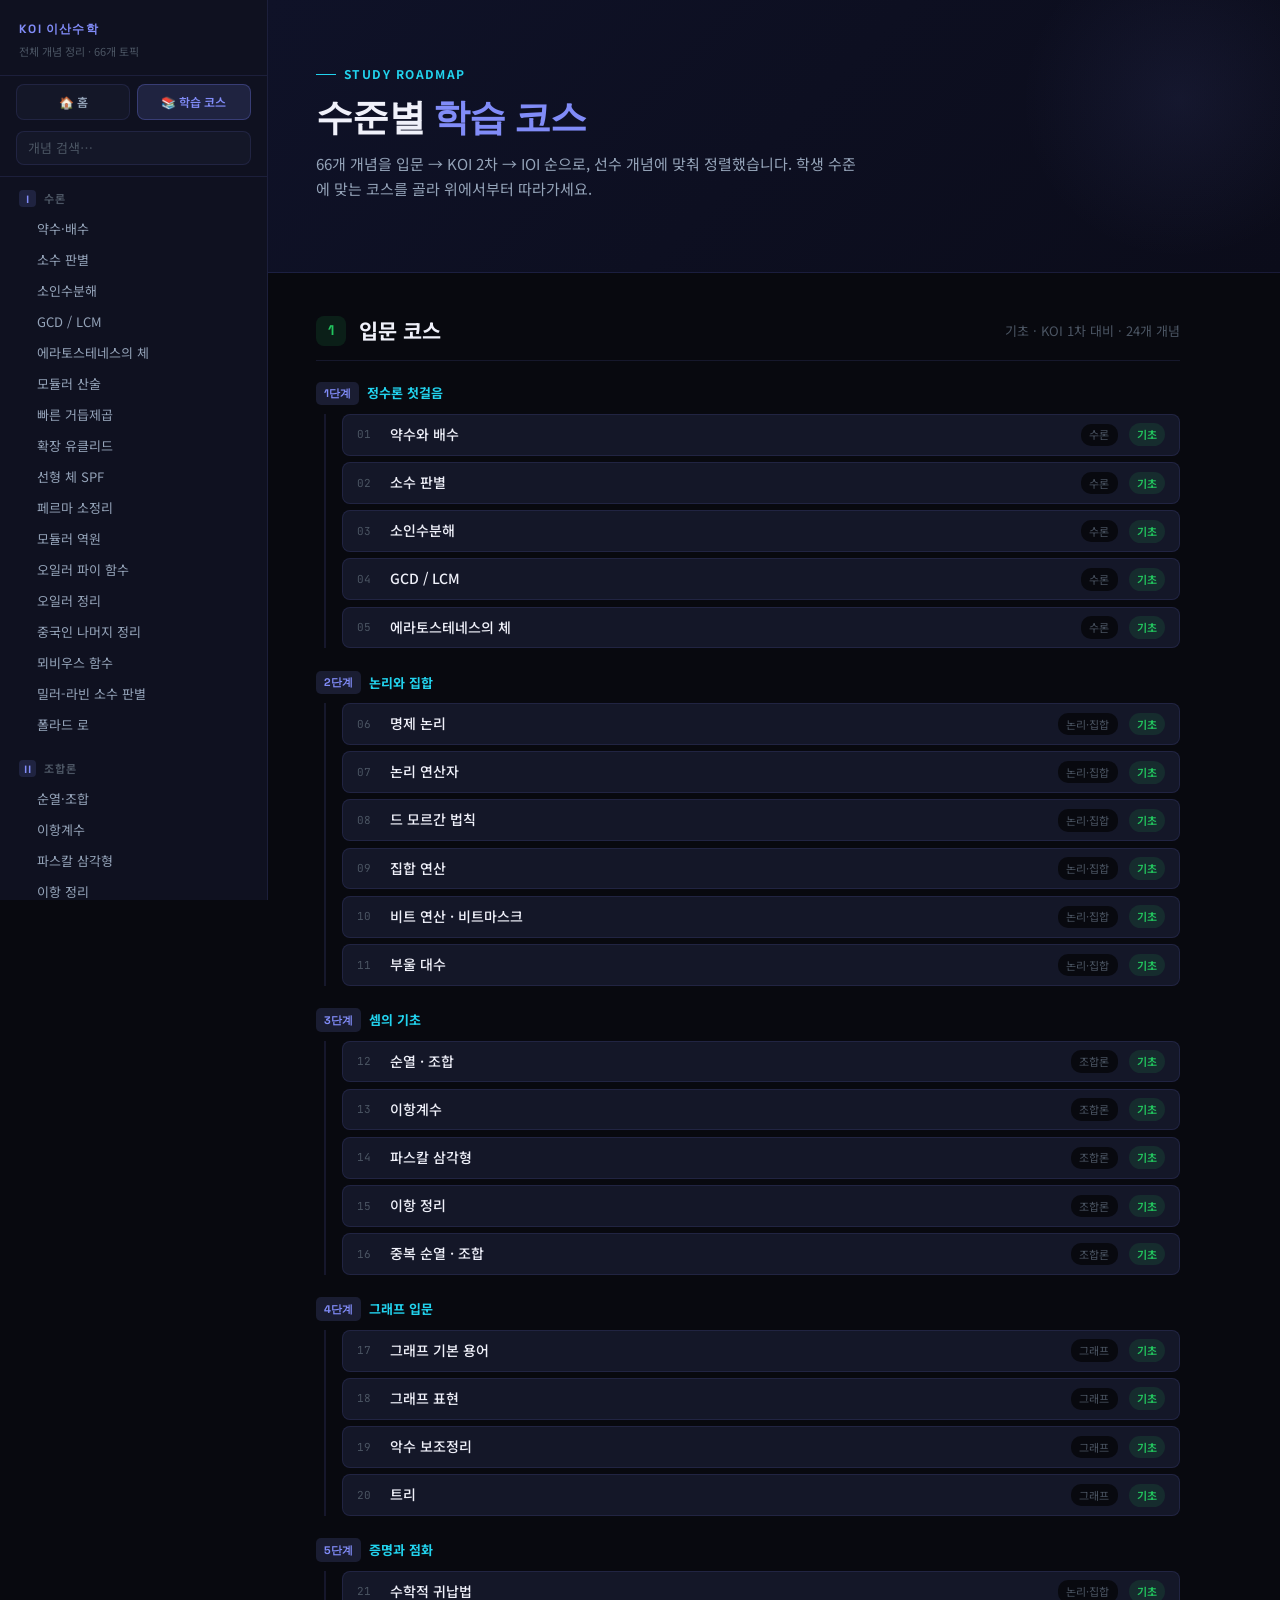
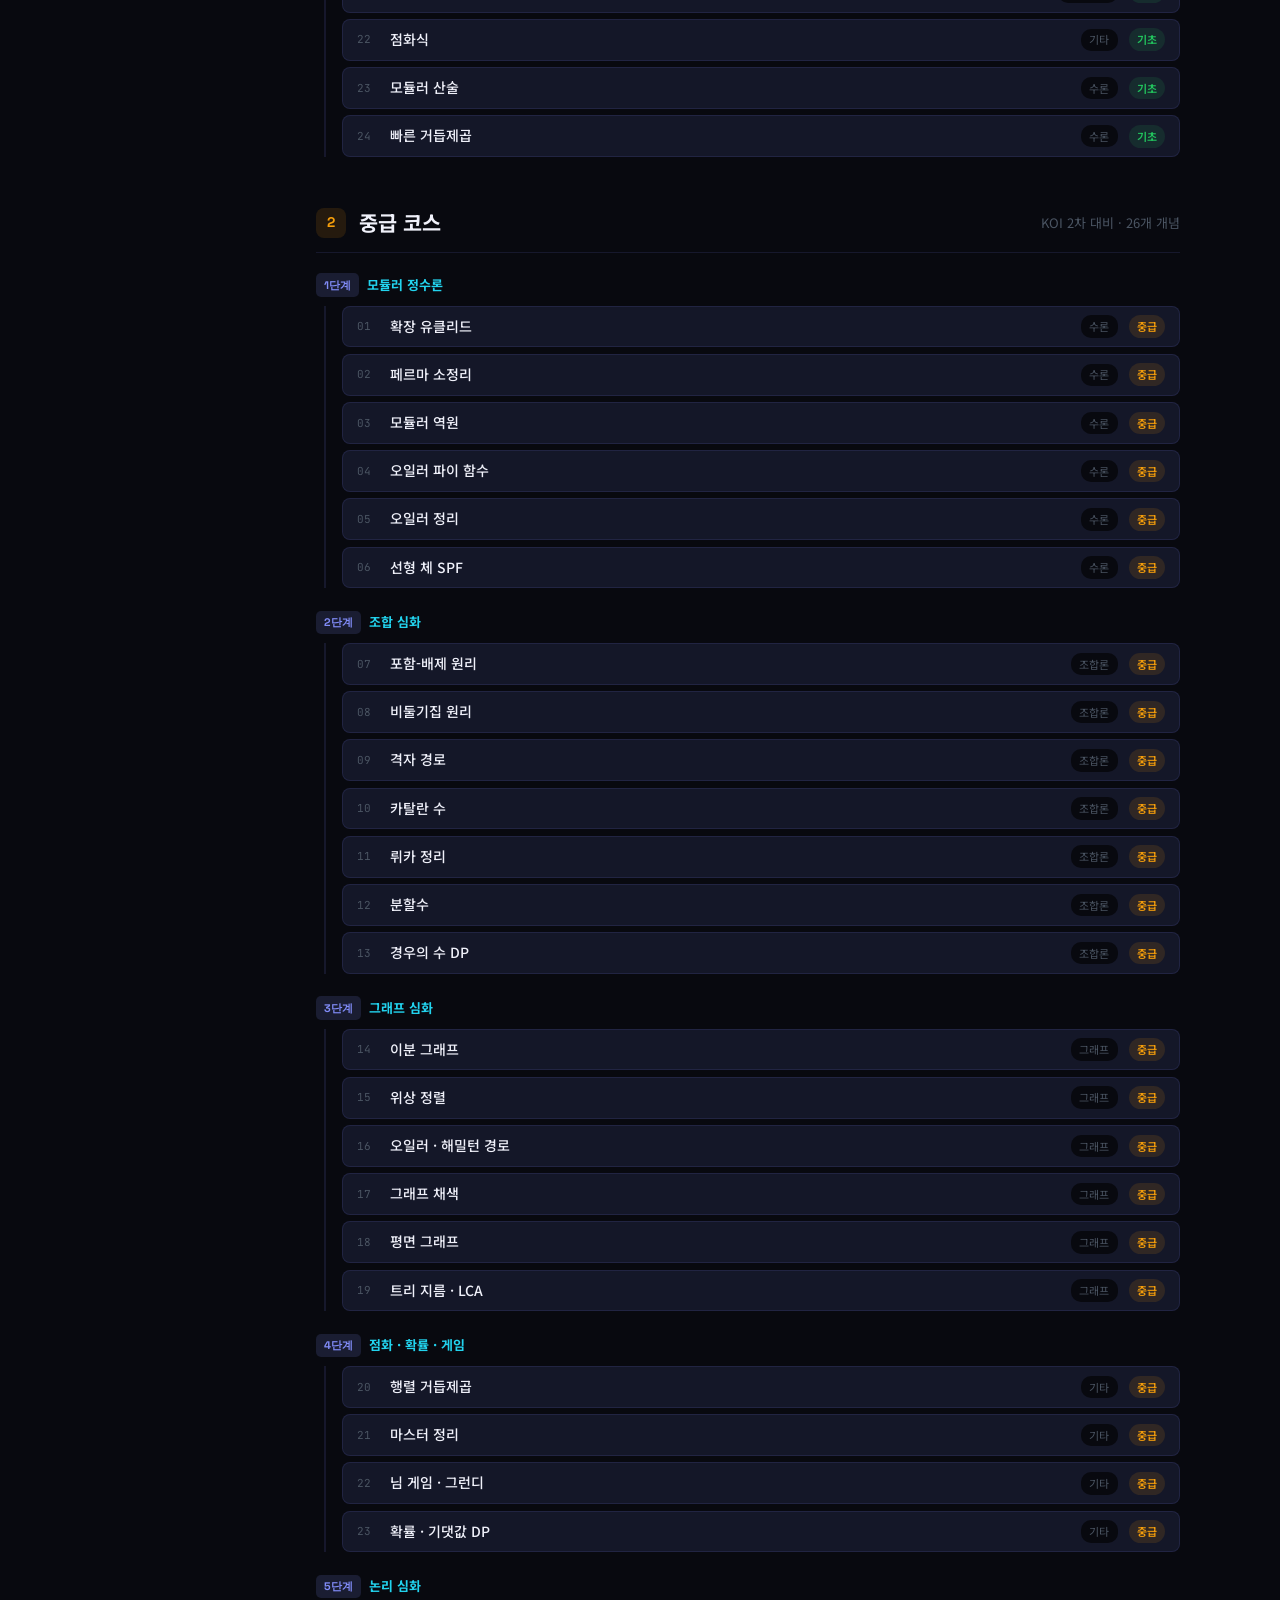
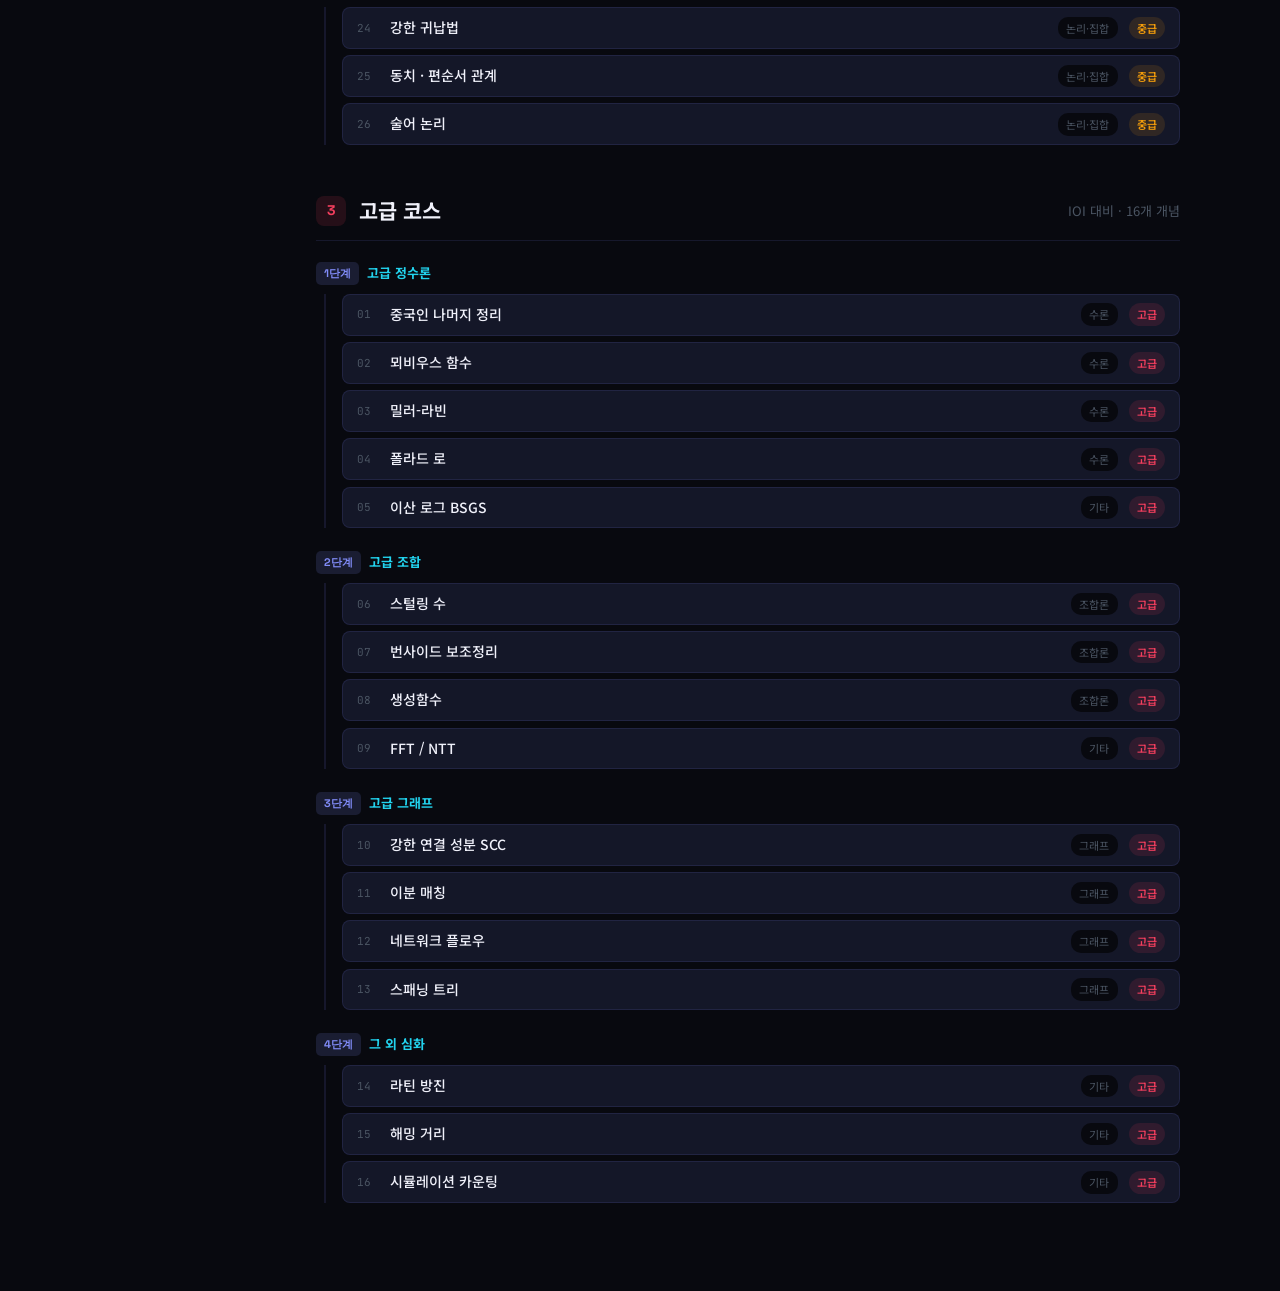
<file: courses.html>
<!DOCTYPE html>
<html lang="ko">
<head>
<meta charset="UTF-8">
<meta name="viewport" content="width=device-width, initial-scale=1.0">
<title>학습 코스 · KOI 이산수학</title>
<link rel="preconnect" href="https://fonts.googleapis.com">
<link href="https://fonts.googleapis.com/css2?family=Space+Grotesk:wght@400;500;600;700&family=Noto+Sans+KR:wght@400;500;700&family=JetBrains+Mono:wght@400;500&display=swap" rel="stylesheet">
<link rel="stylesheet" href="style.css">
</head>
<body>
<aside class="sidebar">
  <div class="logo">
    <a href="index.html" style="text-decoration:none;color:inherit;display:block">
      <div class="logo-title">KOI 이산수학</div>
      <div class="logo-sub">전체 개념 정리 · 66개 토픽</div>
    </a>
  </div>
  <div class="quicklinks">
    <a href="index.html">🏠 홈</a>
    <a href="courses.html" class="active">📚 학습 코스</a>
  </div>
  <div class="search-wrap">
    <input id="search" type="text" placeholder="개념 검색…" autocomplete="off">
  </div>
  <nav id="nav">
    <div class="nav-unit">
      <div class="nav-unit-head"><span class="unum">I</span>수론</div>
      <a class="nav-link" href="01-number-theory.html#divisors">약수·배수</a>
      <a class="nav-link" href="01-number-theory.html#primes">소수 판별</a>
      <a class="nav-link" href="01-number-theory.html#factorize">소인수분해</a>
      <a class="nav-link" href="01-number-theory.html#gcd">GCD / LCM</a>
      <a class="nav-link" href="01-number-theory.html#sieve">에라토스테네스의 체</a>
      <a class="nav-link" href="01-number-theory.html#modular">모듈러 산술</a>
      <a class="nav-link" href="01-number-theory.html#fastpow">빠른 거듭제곱</a>
      <a class="nav-link" href="01-number-theory.html#extgcd">확장 유클리드</a>
      <a class="nav-link" href="01-number-theory.html#spf">선형 체 SPF</a>
      <a class="nav-link" href="01-number-theory.html#fermat">페르마 소정리</a>
      <a class="nav-link" href="01-number-theory.html#modinv">모듈러 역원</a>
      <a class="nav-link" href="01-number-theory.html#eulerphi">오일러 파이 함수</a>
      <a class="nav-link" href="01-number-theory.html#eulerthm">오일러 정리</a>
      <a class="nav-link" href="01-number-theory.html#crt">중국인 나머지 정리</a>
      <a class="nav-link" href="01-number-theory.html#mobius">뫼비우스 함수</a>
      <a class="nav-link" href="01-number-theory.html#millerrabin">밀러-라빈 소수 판별</a>
      <a class="nav-link" href="01-number-theory.html#pollard">폴라드 로</a>
    </div>
    <div class="nav-unit">
      <div class="nav-unit-head"><span class="unum">II</span>조합론</div>
      <a class="nav-link" href="02-combinatorics.html#permcomb">순열·조합</a>
      <a class="nav-link" href="02-combinatorics.html#binom">이항계수</a>
      <a class="nav-link" href="02-combinatorics.html#pascal">파스칼 삼각형</a>
      <a class="nav-link" href="02-combinatorics.html#binomthm">이항 정리</a>
      <a class="nav-link" href="02-combinatorics.html#rep">중복 순열·조합</a>
      <a class="nav-link" href="02-combinatorics.html#ie">포함-배제 원리</a>
      <a class="nav-link" href="02-combinatorics.html#pigeonhole">비둘기집 원리</a>
      <a class="nav-link" href="02-combinatorics.html#catalan">카탈란 수</a>
      <a class="nav-link" href="02-combinatorics.html#lucas">뤼카 정리</a>
      <a class="nav-link" href="02-combinatorics.html#partition">분할수</a>
      <a class="nav-link" href="02-combinatorics.html#countdp">경우의 수 DP</a>
      <a class="nav-link" href="02-combinatorics.html#lattice">격자 경로</a>
      <a class="nav-link" href="02-combinatorics.html#stirling">스털링 수</a>
      <a class="nav-link" href="02-combinatorics.html#burnside">번사이드 보조정리</a>
      <a class="nav-link" href="02-combinatorics.html#genfunc">생성함수 기초</a>
    </div>
    <div class="nav-unit">
      <div class="nav-unit-head"><span class="unum">III</span>그래프 이론</div>
      <a class="nav-link" href="03-graph-theory.html#graphbasic">그래프 기본 용어</a>
      <a class="nav-link" href="03-graph-theory.html#graphrepr">그래프 표현</a>
      <a class="nav-link" href="03-graph-theory.html#tree">트리</a>
      <a class="nav-link" href="03-graph-theory.html#handshake">악수 보조정리</a>
      <a class="nav-link" href="03-graph-theory.html#bipartite">이분 그래프</a>
      <a class="nav-link" href="03-graph-theory.html#eulerham">오일러·해밀턴 경로</a>
      <a class="nav-link" href="03-graph-theory.html#topo">위상 정렬</a>
      <a class="nav-link" href="03-graph-theory.html#coloring">그래프 채색</a>
      <a class="nav-link" href="03-graph-theory.html#planar">평면 그래프</a>
      <a class="nav-link" href="03-graph-theory.html#lca">트리 지름·LCA</a>
      <a class="nav-link" href="03-graph-theory.html#scc">강한 연결 성분 SCC</a>
      <a class="nav-link" href="03-graph-theory.html#matching">이분 매칭</a>
      <a class="nav-link" href="03-graph-theory.html#spanning">스패닝 트리</a>
      <a class="nav-link" href="03-graph-theory.html#flow">네트워크 플로우</a>
    </div>
    <div class="nav-unit">
      <div class="nav-unit-head"><span class="unum">IV</span>논리·집합·귀납법</div>
      <a class="nav-link" href="04-logic-sets.html#proposition">명제 논리</a>
      <a class="nav-link" href="04-logic-sets.html#logicops">논리 연산자</a>
      <a class="nav-link" href="04-logic-sets.html#demorgan">드 모르간 법칙</a>
      <a class="nav-link" href="04-logic-sets.html#sets">집합 연산</a>
      <a class="nav-link" href="04-logic-sets.html#induction">수학적 귀납법</a>
      <a class="nav-link" href="04-logic-sets.html#boolean">부울 대수</a>
      <a class="nav-link" href="04-logic-sets.html#bitops">비트 연산·비트마스크</a>
      <a class="nav-link" href="04-logic-sets.html#strongind">강한 귀납법</a>
      <a class="nav-link" href="04-logic-sets.html#relations">동치·편순서 관계</a>
      <a class="nav-link" href="04-logic-sets.html#predicate">술어 논리</a>
    </div>
    <div class="nav-unit">
      <div class="nav-unit-head"><span class="unum">V</span>기타 기법</div>
      <a class="nav-link" href="05-techniques.html#recurrence">점화식</a>
      <a class="nav-link" href="05-techniques.html#matpow">행렬 거듭제곱</a>
      <a class="nav-link" href="05-techniques.html#nim">님 게임·스프라그-그런디</a>
      <a class="nav-link" href="05-techniques.html#probdp">확률·기댓값 DP</a>
      <a class="nav-link" href="05-techniques.html#master">마스터 정리</a>
      <a class="nav-link" href="05-techniques.html#bsgs">이산 로그 BSGS</a>
      <a class="nav-link" href="05-techniques.html#fft">FFT / NTT</a>
      <a class="nav-link" href="05-techniques.html#latin">라틴 방진</a>
      <a class="nav-link" href="05-techniques.html#hamming">해밍 거리</a>
      <a class="nav-link" href="05-techniques.html#sim">시뮬레이션 카운팅</a>
    </div>
  </nav>
  <div class="legend">
    <div class="legend-t">난이도</div>
    <div class="legend-row">
      <span class="badge easy">기초 KOI1차</span>
      <span class="badge mid">중급 KOI2차</span>
      <span class="badge hard">고급 IOI</span>
    </div>
  </div>
</aside>
<main>
<header class="hero">
  <div class="hero-lbl">Study Roadmap</div>
  <h1>수준별 <span>학습 코스</span></h1>
  <p>66개 개념을 입문 → KOI 2차 → IOI 순으로, 선수 개념에 맞춰 정렬했습니다. 학생 수준에 맞는 코스를 골라 위에서부터 따라가세요.</p>
</header>

<div class="cw">

<section class="course">
<div class="course-head"><span class="course-num easy">1</span><span class="course-title">입문 코스</span><span class="course-meta">기초 · KOI 1차 대비 · 24개 개념</span></div>
<div class="stage"><div class="stage-head"><span class="stage-num">1단계</span>정수론 첫걸음</div><div class="steps">
<a class="step" href="01-number-theory.html#divisors"><span class="step-num">01</span><span class="step-title">약수와 배수</span><span class="step-unit">수론</span><span class="badge easy">기초</span></a>
<a class="step" href="01-number-theory.html#primes"><span class="step-num">02</span><span class="step-title">소수 판별</span><span class="step-unit">수론</span><span class="badge easy">기초</span></a>
<a class="step" href="01-number-theory.html#factorize"><span class="step-num">03</span><span class="step-title">소인수분해</span><span class="step-unit">수론</span><span class="badge easy">기초</span></a>
<a class="step" href="01-number-theory.html#gcd"><span class="step-num">04</span><span class="step-title">GCD / LCM</span><span class="step-unit">수론</span><span class="badge easy">기초</span></a>
<a class="step" href="01-number-theory.html#sieve"><span class="step-num">05</span><span class="step-title">에라토스테네스의 체</span><span class="step-unit">수론</span><span class="badge easy">기초</span></a>
</div></div>
<div class="stage"><div class="stage-head"><span class="stage-num">2단계</span>논리와 집합</div><div class="steps">
<a class="step" href="04-logic-sets.html#proposition"><span class="step-num">06</span><span class="step-title">명제 논리</span><span class="step-unit">논리·집합</span><span class="badge easy">기초</span></a>
<a class="step" href="04-logic-sets.html#logicops"><span class="step-num">07</span><span class="step-title">논리 연산자</span><span class="step-unit">논리·집합</span><span class="badge easy">기초</span></a>
<a class="step" href="04-logic-sets.html#demorgan"><span class="step-num">08</span><span class="step-title">드 모르간 법칙</span><span class="step-unit">논리·집합</span><span class="badge easy">기초</span></a>
<a class="step" href="04-logic-sets.html#sets"><span class="step-num">09</span><span class="step-title">집합 연산</span><span class="step-unit">논리·집합</span><span class="badge easy">기초</span></a>
<a class="step" href="04-logic-sets.html#bitops"><span class="step-num">10</span><span class="step-title">비트 연산 · 비트마스크</span><span class="step-unit">논리·집합</span><span class="badge easy">기초</span></a>
<a class="step" href="04-logic-sets.html#boolean"><span class="step-num">11</span><span class="step-title">부울 대수</span><span class="step-unit">논리·집합</span><span class="badge easy">기초</span></a>
</div></div>
<div class="stage"><div class="stage-head"><span class="stage-num">3단계</span>셈의 기초</div><div class="steps">
<a class="step" href="02-combinatorics.html#permcomb"><span class="step-num">12</span><span class="step-title">순열 · 조합</span><span class="step-unit">조합론</span><span class="badge easy">기초</span></a>
<a class="step" href="02-combinatorics.html#binom"><span class="step-num">13</span><span class="step-title">이항계수</span><span class="step-unit">조합론</span><span class="badge easy">기초</span></a>
<a class="step" href="02-combinatorics.html#pascal"><span class="step-num">14</span><span class="step-title">파스칼 삼각형</span><span class="step-unit">조합론</span><span class="badge easy">기초</span></a>
<a class="step" href="02-combinatorics.html#binomthm"><span class="step-num">15</span><span class="step-title">이항 정리</span><span class="step-unit">조합론</span><span class="badge easy">기초</span></a>
<a class="step" href="02-combinatorics.html#rep"><span class="step-num">16</span><span class="step-title">중복 순열 · 조합</span><span class="step-unit">조합론</span><span class="badge easy">기초</span></a>
</div></div>
<div class="stage"><div class="stage-head"><span class="stage-num">4단계</span>그래프 입문</div><div class="steps">
<a class="step" href="03-graph-theory.html#graphbasic"><span class="step-num">17</span><span class="step-title">그래프 기본 용어</span><span class="step-unit">그래프</span><span class="badge easy">기초</span></a>
<a class="step" href="03-graph-theory.html#graphrepr"><span class="step-num">18</span><span class="step-title">그래프 표현</span><span class="step-unit">그래프</span><span class="badge easy">기초</span></a>
<a class="step" href="03-graph-theory.html#handshake"><span class="step-num">19</span><span class="step-title">악수 보조정리</span><span class="step-unit">그래프</span><span class="badge easy">기초</span></a>
<a class="step" href="03-graph-theory.html#tree"><span class="step-num">20</span><span class="step-title">트리</span><span class="step-unit">그래프</span><span class="badge easy">기초</span></a>
</div></div>
<div class="stage"><div class="stage-head"><span class="stage-num">5단계</span>증명과 점화</div><div class="steps">
<a class="step" href="04-logic-sets.html#induction"><span class="step-num">21</span><span class="step-title">수학적 귀납법</span><span class="step-unit">논리·집합</span><span class="badge easy">기초</span></a>
<a class="step" href="05-techniques.html#recurrence"><span class="step-num">22</span><span class="step-title">점화식</span><span class="step-unit">기타</span><span class="badge easy">기초</span></a>
<a class="step" href="01-number-theory.html#modular"><span class="step-num">23</span><span class="step-title">모듈러 산술</span><span class="step-unit">수론</span><span class="badge easy">기초</span></a>
<a class="step" href="01-number-theory.html#fastpow"><span class="step-num">24</span><span class="step-title">빠른 거듭제곱</span><span class="step-unit">수론</span><span class="badge easy">기초</span></a>
</div></div>
</section>
<section class="course">
<div class="course-head"><span class="course-num mid">2</span><span class="course-title">중급 코스</span><span class="course-meta">KOI 2차 대비 · 26개 개념</span></div>
<div class="stage"><div class="stage-head"><span class="stage-num">1단계</span>모듈러 정수론</div><div class="steps">
<a class="step" href="01-number-theory.html#extgcd"><span class="step-num">01</span><span class="step-title">확장 유클리드</span><span class="step-unit">수론</span><span class="badge mid">중급</span></a>
<a class="step" href="01-number-theory.html#fermat"><span class="step-num">02</span><span class="step-title">페르마 소정리</span><span class="step-unit">수론</span><span class="badge mid">중급</span></a>
<a class="step" href="01-number-theory.html#modinv"><span class="step-num">03</span><span class="step-title">모듈러 역원</span><span class="step-unit">수론</span><span class="badge mid">중급</span></a>
<a class="step" href="01-number-theory.html#eulerphi"><span class="step-num">04</span><span class="step-title">오일러 파이 함수</span><span class="step-unit">수론</span><span class="badge mid">중급</span></a>
<a class="step" href="01-number-theory.html#eulerthm"><span class="step-num">05</span><span class="step-title">오일러 정리</span><span class="step-unit">수론</span><span class="badge mid">중급</span></a>
<a class="step" href="01-number-theory.html#spf"><span class="step-num">06</span><span class="step-title">선형 체 SPF</span><span class="step-unit">수론</span><span class="badge mid">중급</span></a>
</div></div>
<div class="stage"><div class="stage-head"><span class="stage-num">2단계</span>조합 심화</div><div class="steps">
<a class="step" href="02-combinatorics.html#ie"><span class="step-num">07</span><span class="step-title">포함-배제 원리</span><span class="step-unit">조합론</span><span class="badge mid">중급</span></a>
<a class="step" href="02-combinatorics.html#pigeonhole"><span class="step-num">08</span><span class="step-title">비둘기집 원리</span><span class="step-unit">조합론</span><span class="badge mid">중급</span></a>
<a class="step" href="02-combinatorics.html#lattice"><span class="step-num">09</span><span class="step-title">격자 경로</span><span class="step-unit">조합론</span><span class="badge mid">중급</span></a>
<a class="step" href="02-combinatorics.html#catalan"><span class="step-num">10</span><span class="step-title">카탈란 수</span><span class="step-unit">조합론</span><span class="badge mid">중급</span></a>
<a class="step" href="02-combinatorics.html#lucas"><span class="step-num">11</span><span class="step-title">뤼카 정리</span><span class="step-unit">조합론</span><span class="badge mid">중급</span></a>
<a class="step" href="02-combinatorics.html#partition"><span class="step-num">12</span><span class="step-title">분할수</span><span class="step-unit">조합론</span><span class="badge mid">중급</span></a>
<a class="step" href="02-combinatorics.html#countdp"><span class="step-num">13</span><span class="step-title">경우의 수 DP</span><span class="step-unit">조합론</span><span class="badge mid">중급</span></a>
</div></div>
<div class="stage"><div class="stage-head"><span class="stage-num">3단계</span>그래프 심화</div><div class="steps">
<a class="step" href="03-graph-theory.html#bipartite"><span class="step-num">14</span><span class="step-title">이분 그래프</span><span class="step-unit">그래프</span><span class="badge mid">중급</span></a>
<a class="step" href="03-graph-theory.html#topo"><span class="step-num">15</span><span class="step-title">위상 정렬</span><span class="step-unit">그래프</span><span class="badge mid">중급</span></a>
<a class="step" href="03-graph-theory.html#eulerham"><span class="step-num">16</span><span class="step-title">오일러 · 해밀턴 경로</span><span class="step-unit">그래프</span><span class="badge mid">중급</span></a>
<a class="step" href="03-graph-theory.html#coloring"><span class="step-num">17</span><span class="step-title">그래프 채색</span><span class="step-unit">그래프</span><span class="badge mid">중급</span></a>
<a class="step" href="03-graph-theory.html#planar"><span class="step-num">18</span><span class="step-title">평면 그래프</span><span class="step-unit">그래프</span><span class="badge mid">중급</span></a>
<a class="step" href="03-graph-theory.html#lca"><span class="step-num">19</span><span class="step-title">트리 지름 · LCA</span><span class="step-unit">그래프</span><span class="badge mid">중급</span></a>
</div></div>
<div class="stage"><div class="stage-head"><span class="stage-num">4단계</span>점화 · 확률 · 게임</div><div class="steps">
<a class="step" href="05-techniques.html#matpow"><span class="step-num">20</span><span class="step-title">행렬 거듭제곱</span><span class="step-unit">기타</span><span class="badge mid">중급</span></a>
<a class="step" href="05-techniques.html#master"><span class="step-num">21</span><span class="step-title">마스터 정리</span><span class="step-unit">기타</span><span class="badge mid">중급</span></a>
<a class="step" href="05-techniques.html#nim"><span class="step-num">22</span><span class="step-title">님 게임 · 그런디</span><span class="step-unit">기타</span><span class="badge mid">중급</span></a>
<a class="step" href="05-techniques.html#probdp"><span class="step-num">23</span><span class="step-title">확률 · 기댓값 DP</span><span class="step-unit">기타</span><span class="badge mid">중급</span></a>
</div></div>
<div class="stage"><div class="stage-head"><span class="stage-num">5단계</span>논리 심화</div><div class="steps">
<a class="step" href="04-logic-sets.html#strongind"><span class="step-num">24</span><span class="step-title">강한 귀납법</span><span class="step-unit">논리·집합</span><span class="badge mid">중급</span></a>
<a class="step" href="04-logic-sets.html#relations"><span class="step-num">25</span><span class="step-title">동치 · 편순서 관계</span><span class="step-unit">논리·집합</span><span class="badge mid">중급</span></a>
<a class="step" href="04-logic-sets.html#predicate"><span class="step-num">26</span><span class="step-title">술어 논리</span><span class="step-unit">논리·집합</span><span class="badge mid">중급</span></a>
</div></div>
</section>
<section class="course">
<div class="course-head"><span class="course-num hard">3</span><span class="course-title">고급 코스</span><span class="course-meta">IOI 대비 · 16개 개념</span></div>
<div class="stage"><div class="stage-head"><span class="stage-num">1단계</span>고급 정수론</div><div class="steps">
<a class="step" href="01-number-theory.html#crt"><span class="step-num">01</span><span class="step-title">중국인 나머지 정리</span><span class="step-unit">수론</span><span class="badge hard">고급</span></a>
<a class="step" href="01-number-theory.html#mobius"><span class="step-num">02</span><span class="step-title">뫼비우스 함수</span><span class="step-unit">수론</span><span class="badge hard">고급</span></a>
<a class="step" href="01-number-theory.html#millerrabin"><span class="step-num">03</span><span class="step-title">밀러-라빈</span><span class="step-unit">수론</span><span class="badge hard">고급</span></a>
<a class="step" href="01-number-theory.html#pollard"><span class="step-num">04</span><span class="step-title">폴라드 로</span><span class="step-unit">수론</span><span class="badge hard">고급</span></a>
<a class="step" href="05-techniques.html#bsgs"><span class="step-num">05</span><span class="step-title">이산 로그 BSGS</span><span class="step-unit">기타</span><span class="badge hard">고급</span></a>
</div></div>
<div class="stage"><div class="stage-head"><span class="stage-num">2단계</span>고급 조합</div><div class="steps">
<a class="step" href="02-combinatorics.html#stirling"><span class="step-num">06</span><span class="step-title">스털링 수</span><span class="step-unit">조합론</span><span class="badge hard">고급</span></a>
<a class="step" href="02-combinatorics.html#burnside"><span class="step-num">07</span><span class="step-title">번사이드 보조정리</span><span class="step-unit">조합론</span><span class="badge hard">고급</span></a>
<a class="step" href="02-combinatorics.html#genfunc"><span class="step-num">08</span><span class="step-title">생성함수</span><span class="step-unit">조합론</span><span class="badge hard">고급</span></a>
<a class="step" href="05-techniques.html#fft"><span class="step-num">09</span><span class="step-title">FFT / NTT</span><span class="step-unit">기타</span><span class="badge hard">고급</span></a>
</div></div>
<div class="stage"><div class="stage-head"><span class="stage-num">3단계</span>고급 그래프</div><div class="steps">
<a class="step" href="03-graph-theory.html#scc"><span class="step-num">10</span><span class="step-title">강한 연결 성분 SCC</span><span class="step-unit">그래프</span><span class="badge hard">고급</span></a>
<a class="step" href="03-graph-theory.html#matching"><span class="step-num">11</span><span class="step-title">이분 매칭</span><span class="step-unit">그래프</span><span class="badge hard">고급</span></a>
<a class="step" href="03-graph-theory.html#flow"><span class="step-num">12</span><span class="step-title">네트워크 플로우</span><span class="step-unit">그래프</span><span class="badge hard">고급</span></a>
<a class="step" href="03-graph-theory.html#spanning"><span class="step-num">13</span><span class="step-title">스패닝 트리</span><span class="step-unit">그래프</span><span class="badge hard">고급</span></a>
</div></div>
<div class="stage"><div class="stage-head"><span class="stage-num">4단계</span>그 외 심화</div><div class="steps">
<a class="step" href="05-techniques.html#latin"><span class="step-num">14</span><span class="step-title">라틴 방진</span><span class="step-unit">기타</span><span class="badge hard">고급</span></a>
<a class="step" href="05-techniques.html#hamming"><span class="step-num">15</span><span class="step-title">해밍 거리</span><span class="step-unit">기타</span><span class="badge hard">고급</span></a>
<a class="step" href="05-techniques.html#sim"><span class="step-num">16</span><span class="step-title">시뮬레이션 카운팅</span><span class="step-unit">기타</span><span class="badge hard">고급</span></a>
</div></div>
</section>

</div><!-- /cw -->
</main>
<script src="script.js"></script>
</body>
</html>
</file>
<file: style.css>
:root {
  --bg:#08090f; --surface:#0f1120; --card:#141728; --border:rgba(120,130,255,.12);
  --border2:rgba(120,130,255,.28); --primary:#818cf8; --pdim:rgba(129,140,248,.15);
  --cyan:#22d3ee; --text:#f0f1fa; --text2:#94a3b8; --text3:#4b5563;
  --easy:#22c55e; --easybg:rgba(34,197,94,.12); --mid:#f59e0b; --midbg:rgba(245,158,11,.12);
  --hard:#f43f5e; --hardbg:rgba(244,63,94,.12); --sw:268px;
  --font:'Noto Sans KR','Space Grotesk',sans-serif; --mono:'JetBrains Mono',monospace;
}
*,*::before,*::after{box-sizing:border-box;margin:0;padding:0}
html{scroll-behavior:smooth}
body{background:var(--bg);color:var(--text);font-family:var(--font);font-size:15px;line-height:1.7}

.sidebar{position:fixed;top:0;left:0;width:var(--sw);height:100vh;overflow-y:auto;
  background:var(--surface);border-right:1px solid var(--border);display:flex;flex-direction:column;z-index:100}
.sidebar::-webkit-scrollbar{width:3px}
.sidebar::-webkit-scrollbar-thumb{background:var(--border2);border-radius:2px}

.logo{padding:1.2rem 1.2rem .9rem;border-bottom:1px solid var(--border);
  position:sticky;top:0;background:var(--surface);z-index:10}
.logo-title{font-family:'Space Grotesk',sans-serif;font-size:12px;font-weight:700;
  letter-spacing:.1em;text-transform:uppercase;color:var(--primary)}
.logo-sub{font-size:11px;color:var(--text3);margin-top:2px}

.search-wrap{padding:.7rem 1rem;border-bottom:1px solid var(--border)}
#search{width:100%;background:var(--card);border:1px solid var(--border);border-radius:8px;
  padding:.4rem .7rem;font-size:13px;color:var(--text);outline:none;font-family:var(--font);transition:border-color .2s}
#search::placeholder{color:var(--text3)}
#search:focus{border-color:var(--primary)}

.nav-unit{padding:.4rem 0}
.nav-unit-head{padding:.35rem 1.2rem;font-size:11px;font-weight:700;letter-spacing:.1em;
  text-transform:uppercase;color:var(--text3);display:flex;align-items:center;gap:.5rem}
.unum{display:inline-flex;align-items:center;justify-content:center;width:17px;height:17px;
  border-radius:4px;font-size:10px;background:var(--pdim);color:var(--primary);font-weight:700}
.nav-link{display:block;padding:.28rem 1.2rem .28rem 2.2rem;font-size:13px;color:var(--text2);
  text-decoration:none;border-left:2px solid transparent;transition:all .15s;
  white-space:nowrap;overflow:hidden;text-overflow:ellipsis}
.nav-link:hover{color:var(--text);background:var(--pdim)}
.nav-link.active{color:var(--primary);border-left-color:var(--primary);background:var(--pdim)}
.nav-link.hid{display:none}

.legend{margin:auto 1.2rem 0;padding-top:1rem;border-top:1px solid var(--border)}
.legend-t{font-size:11px;color:var(--text3);margin-bottom:.4rem}
.legend-row{display:flex;gap:.4rem;flex-wrap:wrap}
.badge{font-size:11px;font-weight:600;padding:2px 8px;border-radius:20px}
.easy{background:var(--easybg);color:var(--easy)}
.mid{background:var(--midbg);color:var(--mid)}
.hard{background:var(--hardbg);color:var(--hard)}

main{margin-left:var(--sw);min-height:100vh}

.hero{background:linear-gradient(135deg,#0f1228,#0b0c1a);padding:4rem 3rem 3rem;
  border-bottom:1px solid var(--border);position:relative;overflow:hidden}
.hero::before{content:'';position:absolute;top:-60px;right:-60px;width:320px;height:320px;
  border-radius:50%;background:radial-gradient(circle,rgba(129,140,248,.08),transparent 70%)}
.hero-lbl{font-size:12px;font-weight:700;letter-spacing:.12em;text-transform:uppercase;
  color:var(--cyan);margin-bottom:.7rem;display:flex;align-items:center;gap:.5rem}
.hero-lbl::before{content:'';display:block;width:20px;height:1px;background:var(--cyan)}
.hero h1{font-family:'Space Grotesk',sans-serif;font-size:2.3rem;font-weight:700;
  line-height:1.2;letter-spacing:-.02em;margin-bottom:.7rem}
.hero h1 span{color:var(--primary)}
.hero p{color:var(--text2);max-width:540px;margin-bottom:1.4rem}
.stats{display:flex;gap:1.5rem;flex-wrap:wrap}
.stat-n{font-family:'Space Grotesk',sans-serif;font-size:2rem;font-weight:700;color:var(--primary);line-height:1}
.stat-l{font-size:12px;color:var(--text3);margin-top:.15rem}

.cw{padding:2.5rem 3rem;max-width:960px}
.us{margin-bottom:4rem}
.uh{display:flex;align-items:center;gap:1rem;margin-bottom:1.6rem;
  padding-bottom:.9rem;border-bottom:1px solid var(--border)}
.ubadge{font-family:'Space Grotesk',sans-serif;font-size:11px;font-weight:700;
  letter-spacing:.1em;padding:.28rem .7rem;border-radius:6px;background:var(--pdim);
  color:var(--primary);text-transform:uppercase}
.uh h2{font-family:'Space Grotesk',sans-serif;font-size:1.35rem;font-weight:600}
.ucnt{margin-left:auto;font-size:13px;color:var(--text3)}

.concept{background:var(--card);border:1px solid var(--border);border-radius:12px;
  margin-bottom:.9rem;overflow:hidden;transition:border-color .2s}
.concept:hover{border-color:var(--border2)}
.ch{display:flex;align-items:center;gap:.7rem;padding:.85rem 1.2rem;cursor:pointer;user-select:none}
.ch:hover{background:rgba(255,255,255,.02)}
.ct{font-size:15px;font-weight:500;flex:1}
.chev{font-size:12px;color:var(--text3);transition:transform .2s;flex-shrink:0}
.concept.open .chev{transform:rotate(180deg)}
.cb{display:none;padding:0 1.2rem 1.2rem;border-top:1px solid var(--border)}
.concept.open .cb{display:block}

.desc{color:var(--text2);font-size:14px;line-height:1.75;margin:.85rem 0 .7rem}
.formula{background:var(--bg);border:1px solid var(--border);border-left:3px solid var(--primary);
  border-radius:0 8px 8px 0;padding:.7rem 1rem;margin:.7rem 0;
  font-family:var(--mono);font-size:13px;color:var(--cyan);white-space:pre-wrap}
.cb pre{margin:.7rem 0 0;border-radius:8px;font-size:13px;border:1px solid var(--border)}
.cb pre code{font-family:var(--mono) !important}
.pl{margin:.4rem 0;padding-left:0;list-style:none}
.pl li{font-size:14px;color:var(--text2);padding:.22rem 0 .22rem 1.2rem;position:relative}
.pl li::before{content:'→';position:absolute;left:0;color:var(--primary)}

.tw{overflow-x:auto;margin:.7rem 0}
table{width:100%;border-collapse:collapse;font-size:13px}
th{background:var(--bg);color:var(--text2);padding:.45rem .7rem;text-align:left;
  border-bottom:1px solid var(--border);font-weight:500}
td{padding:.4rem .7rem;border-bottom:1px solid rgba(255,255,255,.04);color:var(--text2)}
tr:last-child td{border-bottom:none}
td:first-child{color:var(--text);font-family:var(--mono);font-size:12px}

.prob-box{margin:.9rem 0 0}
.prob-t{font-size:11px;font-weight:700;letter-spacing:.1em;text-transform:uppercase;
  color:var(--cyan);margin-bottom:.5rem;display:flex;align-items:center;gap:.4rem}
.prob-t::before{content:'';display:block;width:14px;height:1px;background:var(--cyan)}
.prob-item{background:var(--bg);border:1px solid var(--border);border-radius:8px;
  margin-bottom:.45rem;overflow:hidden}
.prob-q{padding:.5rem .85rem;font-size:13px;color:var(--text);cursor:pointer;
  display:flex;gap:.5rem;align-items:flex-start;user-select:none}
.prob-q:hover{background:rgba(255,255,255,.025)}
.prob-qn{color:var(--primary);font-weight:700;flex-shrink:0;font-size:12px}
.prob-a{display:none;padding:.5rem .85rem .6rem;border-top:1px solid var(--border);
  font-size:13px;color:var(--text2);line-height:1.7}
.ans-lbl{color:var(--easy);font-weight:700}
.prob-item.open .prob-a{display:block}

/* ── index 단원 카드 ── */
.unit-grid{display:grid;grid-template-columns:repeat(auto-fill,minmax(258px,1fr));gap:1rem;margin-top:.3rem}
.unit-card{display:block;background:var(--card);border:1px solid var(--border);border-radius:14px;
  padding:1.3rem 1.4rem;text-decoration:none;color:inherit;transition:border-color .2s,transform .2s}
.unit-card:hover{border-color:var(--border2);transform:translateY(-3px)}
.uc-num{font-family:'Space Grotesk',sans-serif;font-size:12px;font-weight:700;letter-spacing:.1em;
  color:var(--primary);background:var(--pdim);display:inline-block;padding:.2rem .6rem;border-radius:6px;margin-bottom:.8rem}
.uc-title{font-size:1.2rem;font-weight:700;margin-bottom:.15rem}
.uc-eng{font-family:'Space Grotesk',sans-serif;font-size:12px;color:var(--text3);
  text-transform:uppercase;letter-spacing:.08em;margin-bottom:.8rem}
.uc-desc{font-size:13px;color:var(--text2);line-height:1.6;margin-bottom:1rem}
.uc-cnt{font-size:12px;color:var(--primary);font-weight:600}



/* ── quicklinks (사이드바) ── */
.quicklinks{display:flex;gap:.4rem;padding:.55rem 1rem 0}
.quicklinks a{flex:1;text-align:center;font-size:12px;font-weight:600;color:var(--text2);
  background:var(--card);border:1px solid var(--border);border-radius:8px;padding:.4rem;
  text-decoration:none;transition:all .15s}
.quicklinks a:hover{border-color:var(--primary);color:var(--primary)}
.quicklinks a.active{background:var(--pdim);color:var(--primary);border-color:var(--border2)}

/* ── index 코스 배너 ── */
.course-banner{display:flex;align-items:center;gap:1rem;
  background:linear-gradient(120deg,var(--pdim),transparent);
  border:1px solid var(--border2);border-radius:14px;padding:1.1rem 1.4rem;margin-bottom:1.4rem;
  text-decoration:none;color:inherit;transition:transform .2s,border-color .2s}
.course-banner:hover{transform:translateY(-2px);border-color:var(--primary)}
.cb-title{font-size:1.05rem;font-weight:700;margin-bottom:.15rem}
.cb-desc{font-size:13px;color:var(--text2)}
.cb-go{margin-left:auto;font-size:13px;font-weight:600;color:var(--primary);white-space:nowrap}

/* ── 학습 코스 (courses.html) ── */
.course{margin-bottom:3rem}
.course-head{display:flex;align-items:center;gap:.8rem;margin-bottom:1.3rem;
  padding-bottom:.7rem;border-bottom:1px solid var(--border)}
.course-num{font-family:'Space Grotesk',sans-serif;font-size:14px;font-weight:700;
  width:30px;height:30px;display:inline-flex;align-items:center;justify-content:center;
  border-radius:8px;flex-shrink:0}
.course-num.easy{background:var(--easybg);color:var(--easy)}
.course-num.mid{background:var(--midbg);color:var(--mid)}
.course-num.hard{background:var(--hardbg);color:var(--hard)}
.course-title{font-size:1.3rem;font-weight:700}
.course-meta{margin-left:auto;font-size:13px;color:var(--text3)}
.stage{margin-bottom:1.4rem}
.stage-head{font-size:13px;font-weight:700;color:var(--cyan);margin-bottom:.55rem;
  display:flex;align-items:center;gap:.5rem}
.stage-num{font-family:'Space Grotesk',sans-serif;font-size:11px;background:var(--pdim);
  color:var(--primary);padding:.15rem .5rem;border-radius:5px}
.steps{display:flex;flex-direction:column;gap:.4rem;border-left:2px solid var(--border);
  padding-left:1rem;margin-left:.5rem}
.step{display:flex;align-items:center;gap:.7rem;background:var(--card);
  border:1px solid var(--border);border-radius:8px;padding:.5rem .85rem;
  text-decoration:none;color:var(--text);transition:all .15s}
.step:hover{border-color:var(--border2);transform:translateX(3px)}
.step-num{font-family:var(--mono);font-size:11px;color:var(--text3);width:1.4rem;flex-shrink:0}
.step-title{font-size:14px;font-weight:500;flex:1}
.step-unit{font-size:11px;color:var(--text3);background:var(--bg);
  padding:.12rem .55rem;border-radius:10px;white-space:nowrap}
</file>
